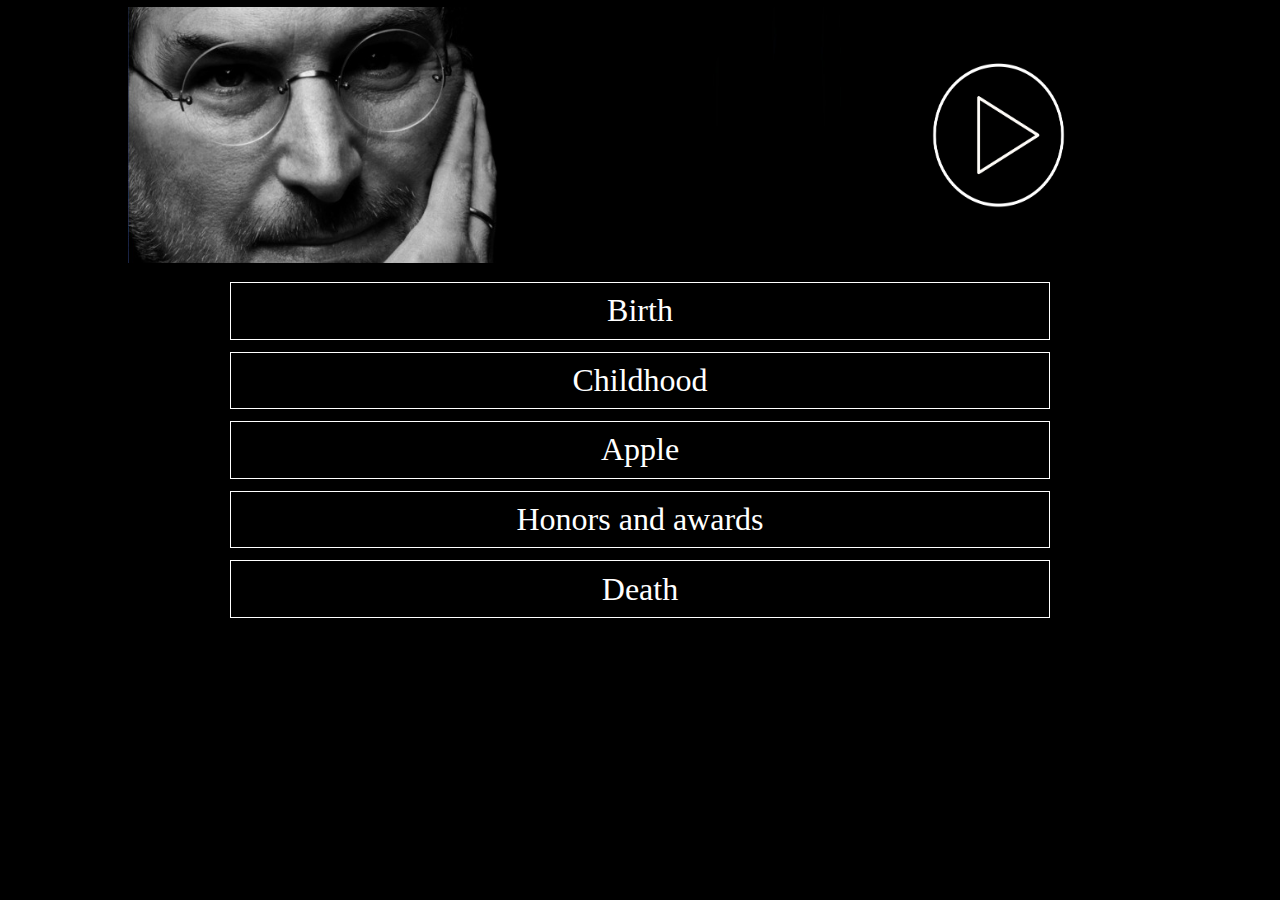
<file: Front End/01 - TributePage/index.html>
<!DOCTYPE html>
<html lang="en">
<head>
    <meta charset="UTF-8">
    <meta http-equiv="X-UA-Compatible" content="IE=edge">
    <meta name="viewport" content="width=device-width, initial-scale=1.0">
    <title>Tribute Page</title>
    <link rel="stylesheet" href="./style.css">
</head>
<body>
    <div class="rootContainer">
        <div class="playVideoContainer nodisplay">
            <div class="closeButton" onclick="closeVideo()">
                <h1>X</h1>
            </div>
            <video src="./videos/v1.mp4" controls autoplay></video>
        </div>
        <div class="tributePage">
            <div class="videoContainer">
                <img  class="steveImg" src="./images/thumpnail.jpg" alt="thumpnail">
                <img class="playImg" src="./images/play.jpg" alt="Play" onclick="playVideo()">
            </div>
            <div class="bioData">
                <h1 onclick="showDetail('birth')">Birth</h1>
                <h1 onclick="showDetail('childhood')">Childhood</h1>
                <h1 onclick="showDetail('apple')">Apple</h1>
                <h1 onclick="showDetail('awards')">Honors and awards</h1>
                <h1 onclick="showDetail('death')">Death</h1>
            </div>
            <div class="detailedData nodisplay">
                <div class="head">
                    <h1 id="bioHeadId"></h1>
                    <h2 onclick="closeDetail()">X</h2>
                </div>
                <p id="bioDetailId"></p>
            </div>
            <div id="imageSlider" class="imageContainer"></div>
        </div>
    </div>

    <!-- Script Files -->
    <script src="./script.js"></script>
</body>
</html>
</file>
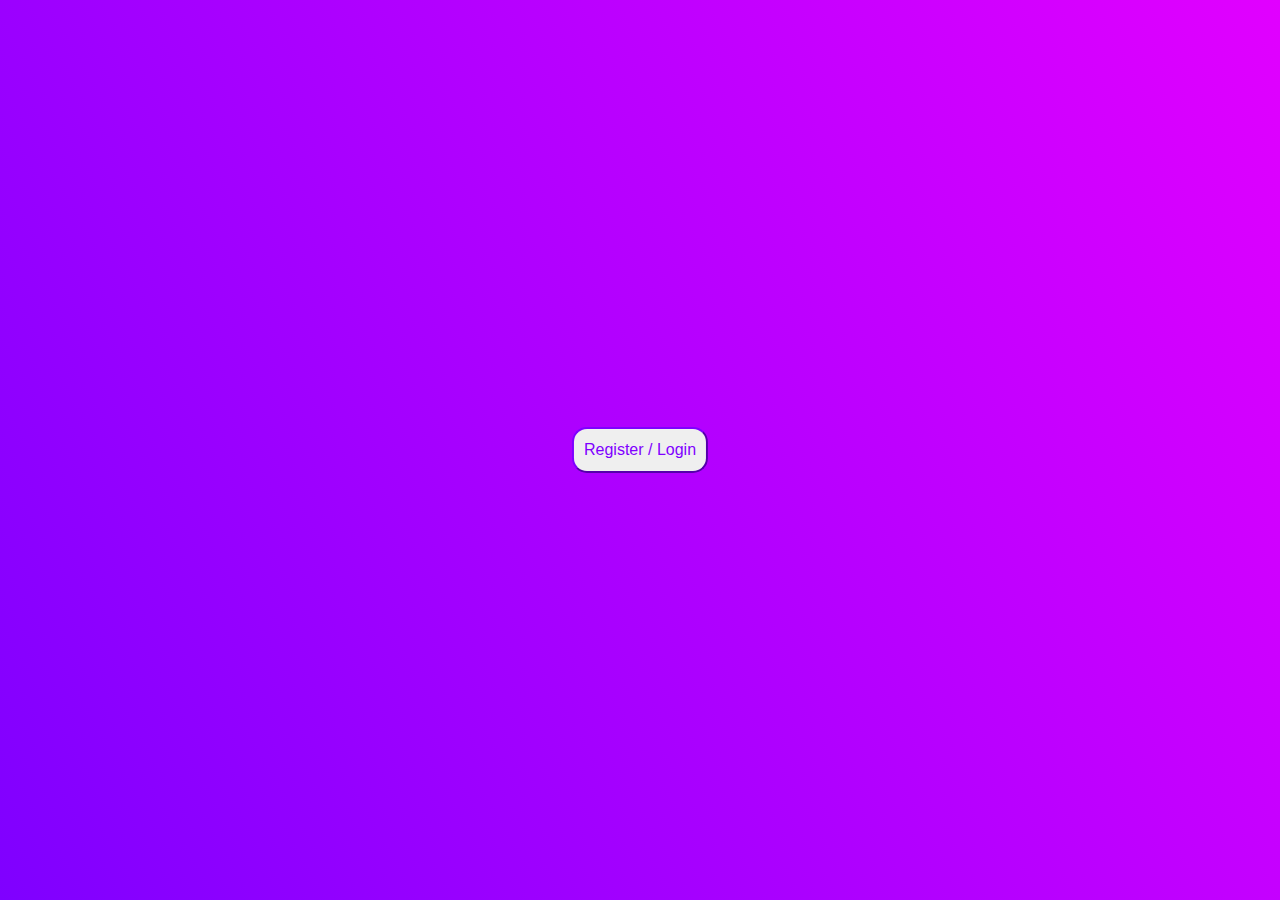
<file: Front End/03 - Forms/index.html>
<!DOCTYPE html>
<html lang="en">
<head>
    <meta charset="UTF-8">
    <meta http-equiv="X-UA-Compatible" content="IE=edge">
    <meta name="viewport" content="width=device-width, initial-scale=1.0">
    <title>Forms</title>

    <link rel="stylesheet" href="./style.css">
</head>
<body>
    <div class="container">
        <button class="regLog" onclick="openModal()">Register / Login</button>

        <div class="modal">
            <div class="closeButton">
                <h3 onclick="closeModal()">CLOSE</h3>

                <div class="forms">
                    <div class="formTitle">
                        <button id="registerButton" onclick="registerBtnClicked()">Register</button>
                        <button id="loginButton" onclick="loginBtnClicked()">Login</button>
                    </div>
                    <div class="formContent">
                        <div class="registrationFormContent">
                            <form action="">
                                <label for="username">UserName</label>
                                <input type="text" id="username" name="username"><br>
                                <label for="email">Email</label>
                                <input type="text" id="email" name="email"><br>
                                <label for="pasword">Password</label>
                                <input type="password" id="Password" name="password"><br>
                                <label for="confirmPassword">Confirm Password</label>
                                <input type="password" id="confirmPassword" name="confirmPassword"><br>
                                <button>Register</button>
                            </form>
                        </div>
                        <div class="loginFormContent">
                            <form action="">
                                <label for="loginEmail">Email</label>
                                <input type="text" id="loginEmail" name="loginEmail"><br>
                                <label for="loginPasword">Password</label>
                                <input type="password" id="loginPasword" name="loginPasword"><br>
                                <button>Login</button>
                            </form>                   
                        </div>
                    </div>
                </div>
            </div>
        </div>
    </div>


    <script src="./script.js"></script>
</body>
</html>
</file>
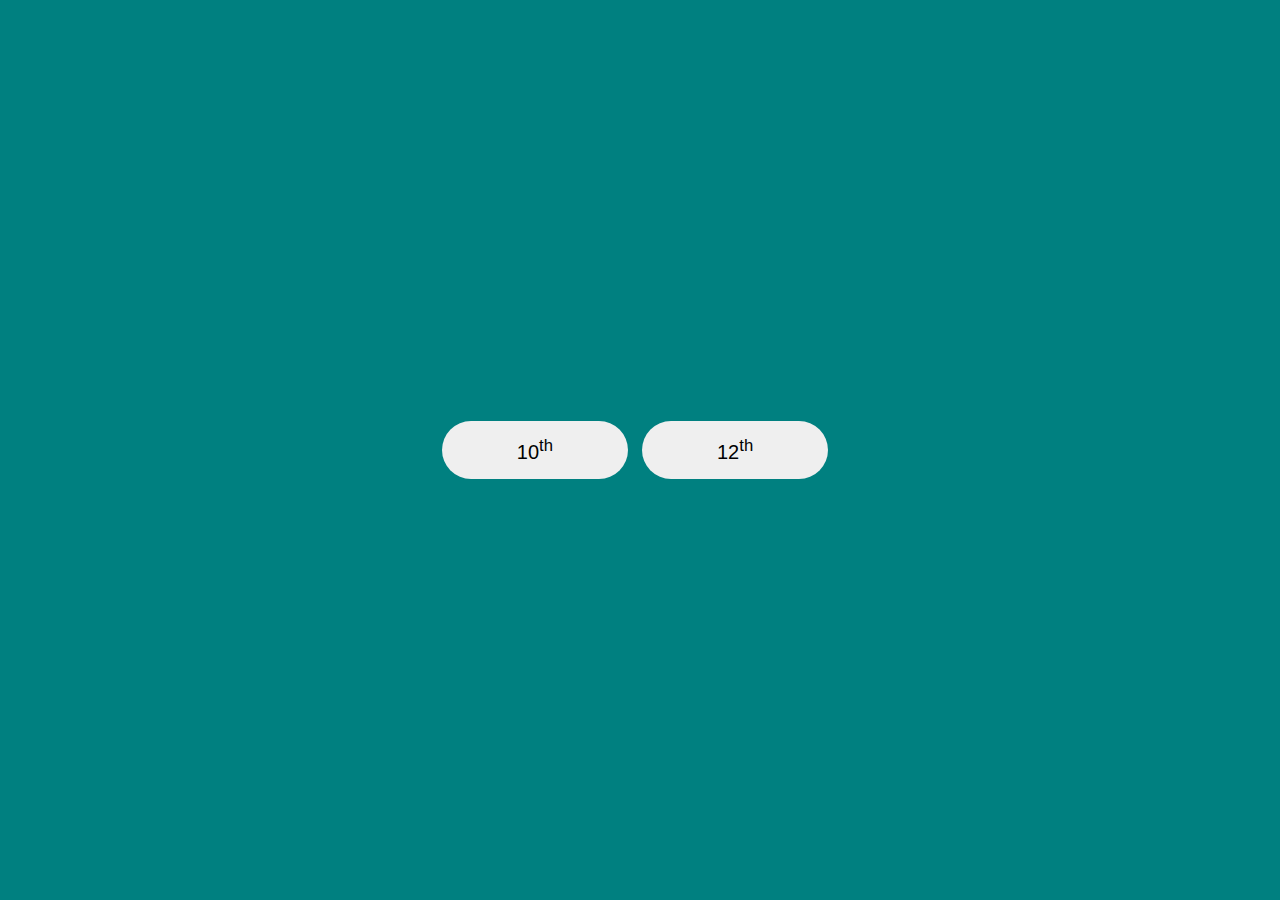
<file: Front End/04 - Score-Card/index.html>
<!DOCTYPE html>
<html>
<head>
	<meta charset="utf-8">
	<title>Score Card</title>

	<link rel="stylesheet" type="text/css" href="./assets/css/style.css">
</head>
<body>
	<div class="container">
		<div class="classDetails">
			<button onclick="tenthScoreCard()">10<sup>th</sup></button>
			<button onclick="twelthScoreCard()">12<sup>th</sup></button>
		</div>
	</div>

	<script type="text/javascript" src="./assets/js/script.js"></script>
</body>
</html>
</file>
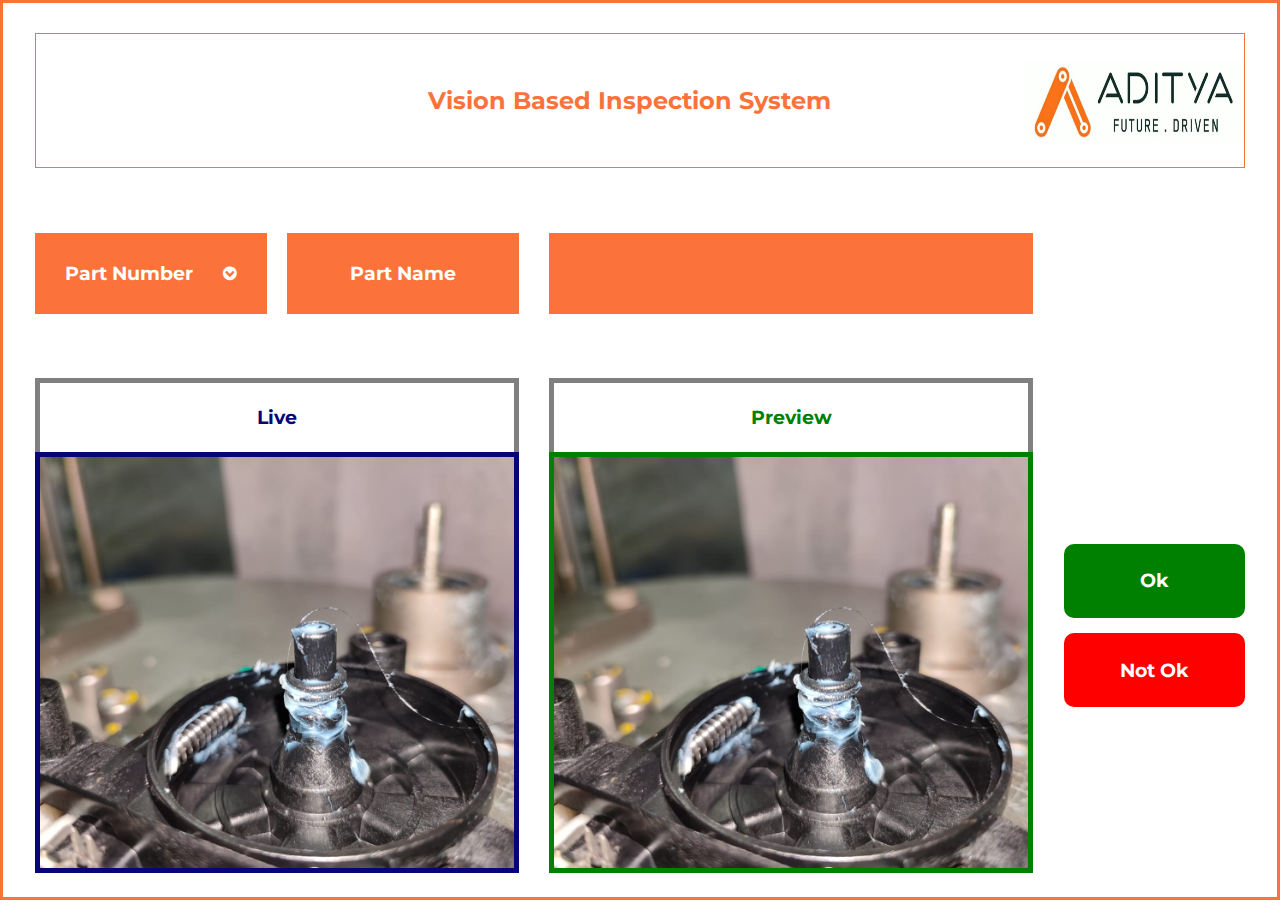
<file: Front End/05 - Dashboard/index.html>
<!DOCTYPE html>
<html lang="en">
<head>
    <meta charset="UTF-8">
    <meta http-equiv="X-UA-Compatible" content="IE=edge">
    <meta name="viewport" content="width=device-width, initial-scale=1.0">
    <title>Aditya Dashboard</title>

    <link rel="stylesheet" href="./style.css">
    <link rel="stylesheet" href="https://cdnjs.cloudflare.com/ajax/libs/font-awesome/4.7.0/css/font-awesome.min.css">

    <style type="text/css">
        .disabled {
            background-color: gray !important;
        }
    </style>
</head>
<body>
    <div class="container">
        <header>
            <div class="dummy"></div>
			<h2>Vision Based Inspection System</h2>
            <img style="height: 60%; width: 220px;" class="abp_logo" src="./images/abp_logo.png" alt="ABP Logo">
        </header>
        <div class="contents">
            <div class="left">
                <div class="dropDownNameContainer">
                    <div class="nameContainer" onclick="openDropDown()">
                        <h3 id="neverClose" class="partName">Part Number</h3>
                        <i id="neverClose" class="fa fa-chevron-circle-down"></i>
                    </div>
                    <div id="nameDropDown" class="dropDownContent">
                        <h3 id="1">5QP 959 811</h3>
                        <h3 id="2">5QP 959 812</h3>
                    </div>
                </div>
                <div class="numberContainer">
                    <h3 id="partNumber">Part Name</h3>
                </div>
            </div>
            <div class="dateContainer">
                <h3 id="currentDate"></h3>
            </div>
            <div class="dummyForFooter">
                
            </div>
        </div>
        <div class="videoSection">
            <div class="liveVideoContainer">
                <h3>Live</h3>
                <img id="liveImg" src="./images/object1.jpeg" alt="Object Image">
            </div>
            <div class="previewVideoContainer">
                <h3>Preview</h3>
                <img id="previewImg" src="./images/object1.jpeg" alt="Object Image"> 
            </div>
            <footer>
                <div class="okContainer">
                    <h3>Ok</h3>
                </div>
                <div class="notOkContainer">
                    <h3>Not Ok</h3>
                </div>
            </footer>
        </div>
    </div>

    <script src="./script.js"></script>
</body>
</html>
</file>
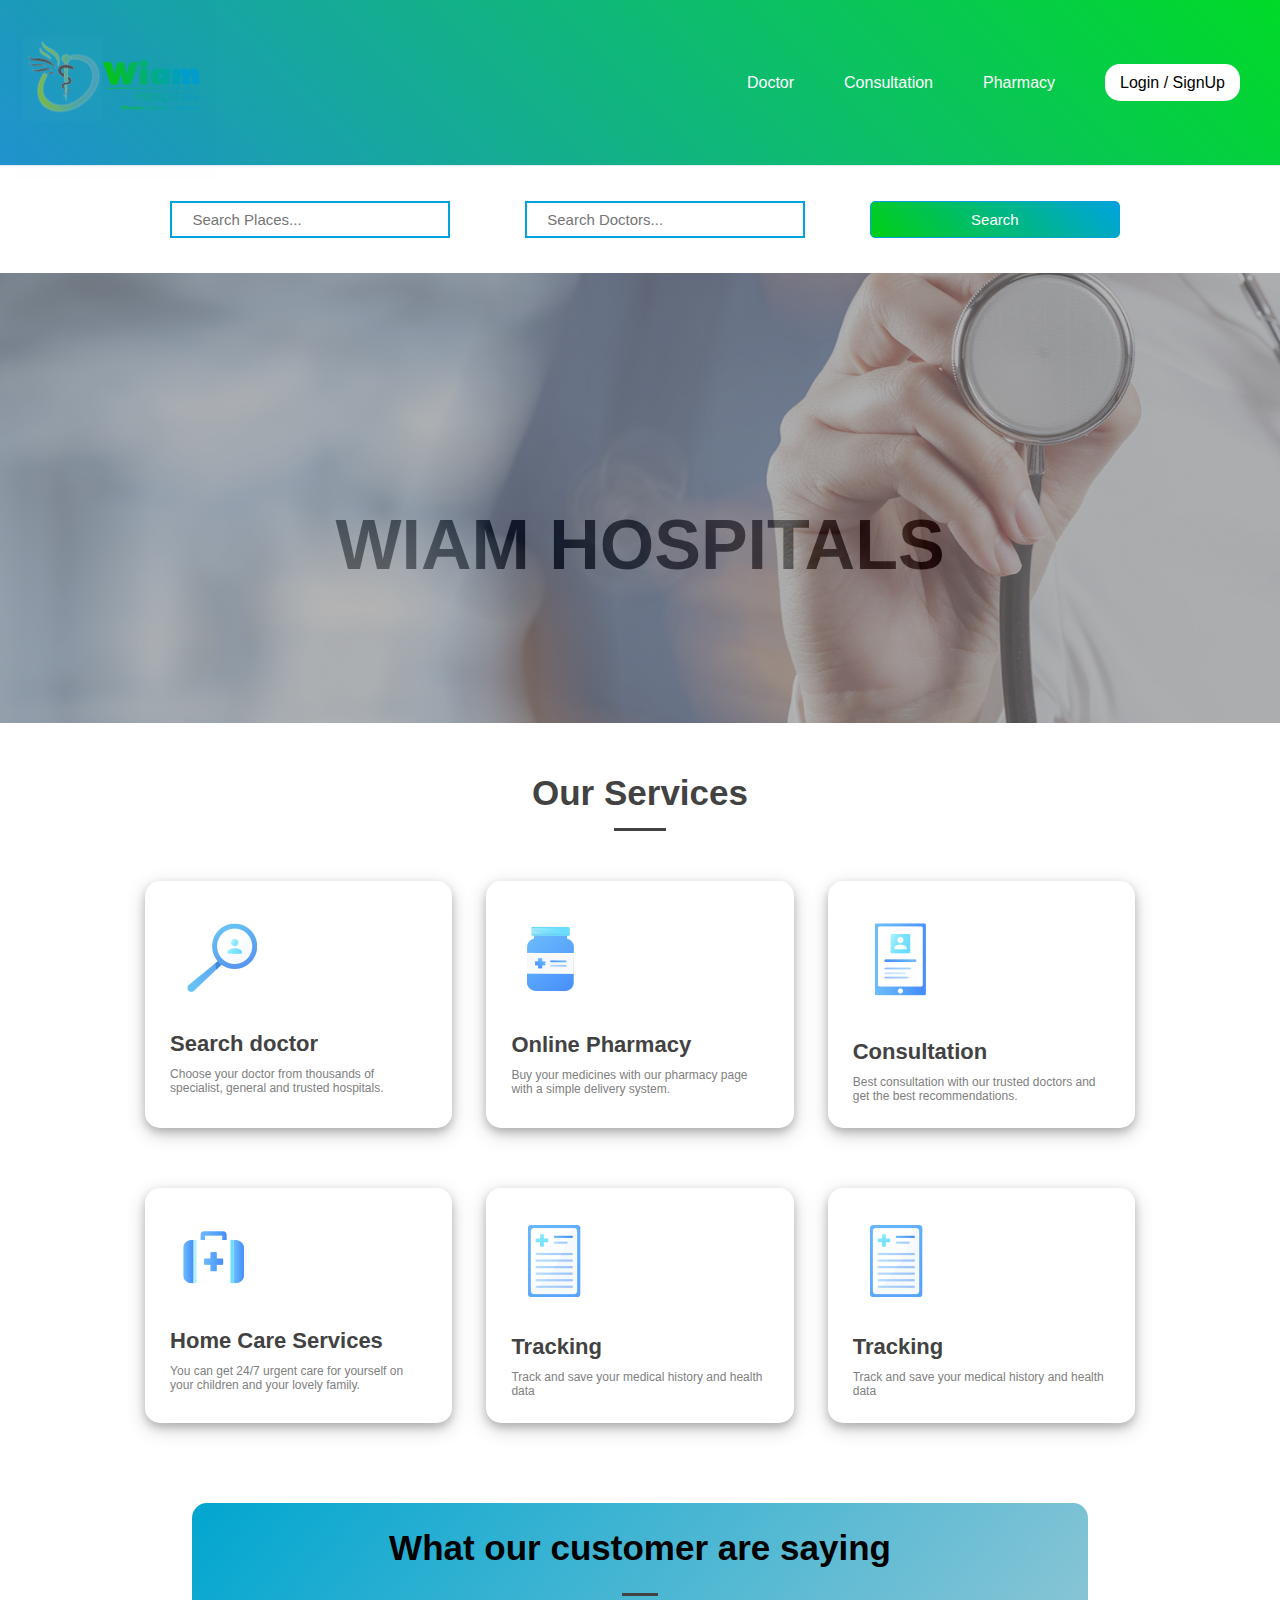
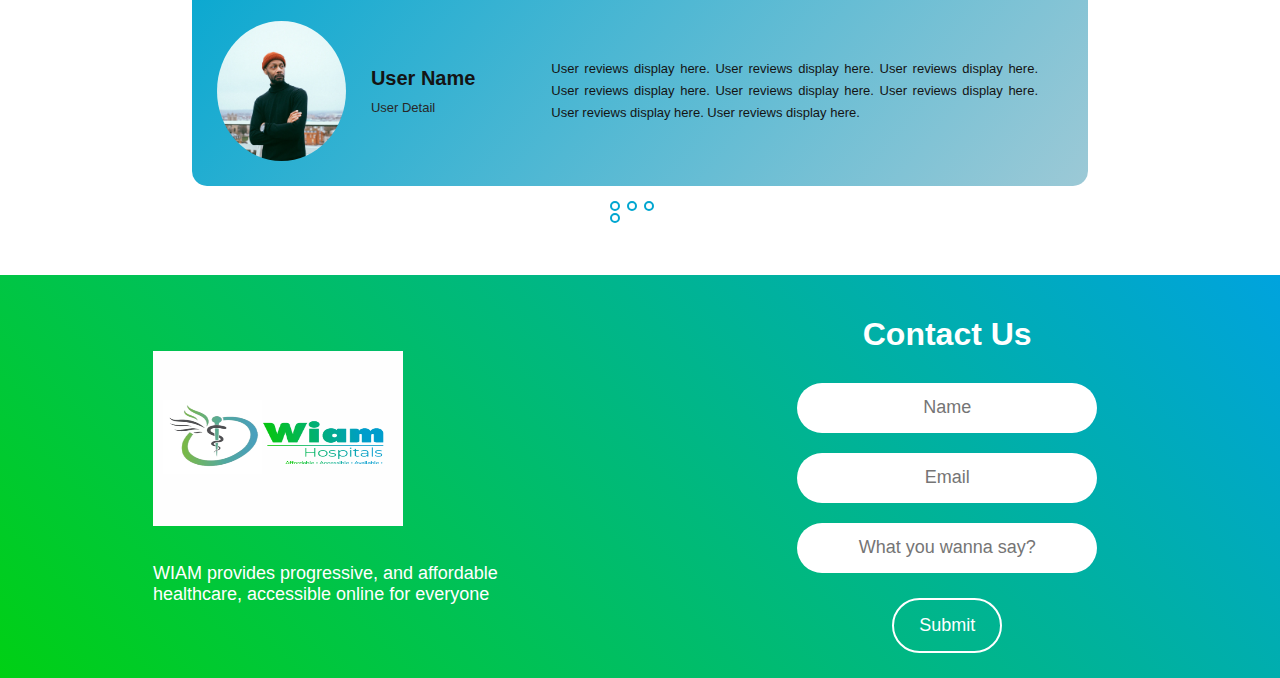
<file: Front End/06 - HospitalWebsite/index.html>
<!DOCTYPE html>
<html lang="en">

<head>
	<meta charset="UTF-8">
	<meta http-equiv="X-UA-Compatible" content="IE=edge">
	<meta name="viewport" content="width=device-width, initial-scale=1.0">
	<title>Index</title>

	<link rel="stylesheet" href="./style.css">
</head>

<body>
	<header class="header">
        <nav class="navbar">
            <a href="./index.html" class="nav-logo">
                <img src="images/logo.png" class="site-logo" alt="site-logo" />
            </a>
            <ul class="nav-menu">
                <li class="nav-item">
                    <a href="./index.html" class="nav-link">
                        Doctor
                    </a>
                </li>
                <li class="nav-item">
                    <a href="./consultation.html" class="nav-link">
                        Consultation
                    </a>
                </li>
                <li class="nav-item">
                    <a href="#pharmacy" class="nav-link">
                        Pharmacy
                    </a>
                </li>
                <li class="nav-item">
                    <a href="#login" class="nav-link sign-up">
                        Login / SignUp
                    </a>
                </li>
            </ul>
        </nav>
    </header>
	<div class="doctorContainer">
		<div class="searchBoxes">
			<form class="searchDoctorForm">
				<div class="autoCompletePlaces">
					<input type="text" placeholder="Search Places..." />
				</div>
				<div class="autoCompleteDoctor">
					<input type="text" placeholder="Search Doctors..." />
				</div>
				<input type="submit" value="Search" />
			</form>
		</div>
		<div class="doctorBanners">
			<img src="images/doctor/banner1.jpg" alt="Banner1" />
			<h3>WIAM HOSPITALS</h3>
		</div>
		<div class="services">
			<h1>Our Services</h1>
			<div class="servicesLine"></div>

			<div class="serviceCategories">
				<div class="serviceCard">
					<img src="images/doctor/search.png" alt="Search" />
					<h2>Search doctor</h2>
					<p>Choose your doctor from thousands of specialist, general and trusted hospitals.</p>
				</div>
				<div class="serviceCard">
					<img src="images/doctor/pharmacy.png" alt="Pharmacy" />
					<h2>Online Pharmacy</h2>
					<p>Buy your medicines with our pharmacy page with a simple delivery system.</p>
				</div>
				<div class="serviceCard">
					<img src="images/doctor/consultation.png" alt="Consultation" />
					<h2>Consultation</h2>
					<p>Best consultation with our trusted doctors and get the best recommendations.</p>
				</div>
				<div class="serviceCard">
					<img src="images/doctor/emergency.png" alt="Home Care" />
					<h2>Home Care Services</h2>
					<p>You can get 24/7 urgent care for yourself on your children and your lovely family.</p>
				</div>
				<div class="serviceCard">
					<img src="images/doctor/tracking.png" alt="Tracking" />
					<h2>Tracking</h2>
					<p>Track and save your medical history and health data</p>
				</div>
				<div class="serviceCard">
					<img src="images/doctor/tracking.png" alt="Tracking" />
					<h2>Tracking</h2>
					<p>Track and save your medical history and health data</p>
				</div>
			</div>
		</div>
		<div class="userReviews">
			<div class="reviews">
				<h1 class="reviewTitle">What our customer are saying</h1>
				<div class="servicesLine"></div>
				<div class="user">
					<div class="userPic">
						<img src="images/doctor/userlogo.png" alt="User" />
					</div>
					<div class="userDetail">
						<h3>User Name</h3>
						<p>User Detail</p>
					</div>
					<div class="userReview">
						<p>User reviews display here. User reviews display here. User reviews display here. User reviews
							display here. User reviews display here. User reviews display here. User reviews display
							here. User reviews display here. </p>
					</div>
				</div>
			</div>

			<div class="pagination">
				<div class="smallCircle"></div>
				<div class="smallCircle"></div>
				<div class="smallCircle"></div>
				<div class="smallCircle"></div>
			</div>
		</div>
	</div>

	<footer>
		<div class="footerContent">
			<div class="siteDetails">
				<img src="images/logo.png" alt="Logo" />
				<p>
					WIAM provides progressive, and affordable healthcare, accessible
					online for everyone
				</p>
			</div>
			<div class="contactUs">
				<form action="">
					<h3>Contact Us</h3>
					<input type="text" placeholder="Name" />
					<br />
					<input type="text" placeholder="Email" />
					<br />
					<input type="text" placeholder="What you wanna say?" />
					<br />
					<button>Submit</button>
				</form>
			</div>
		</div>
	</footer>
</body>

</html>
</file>
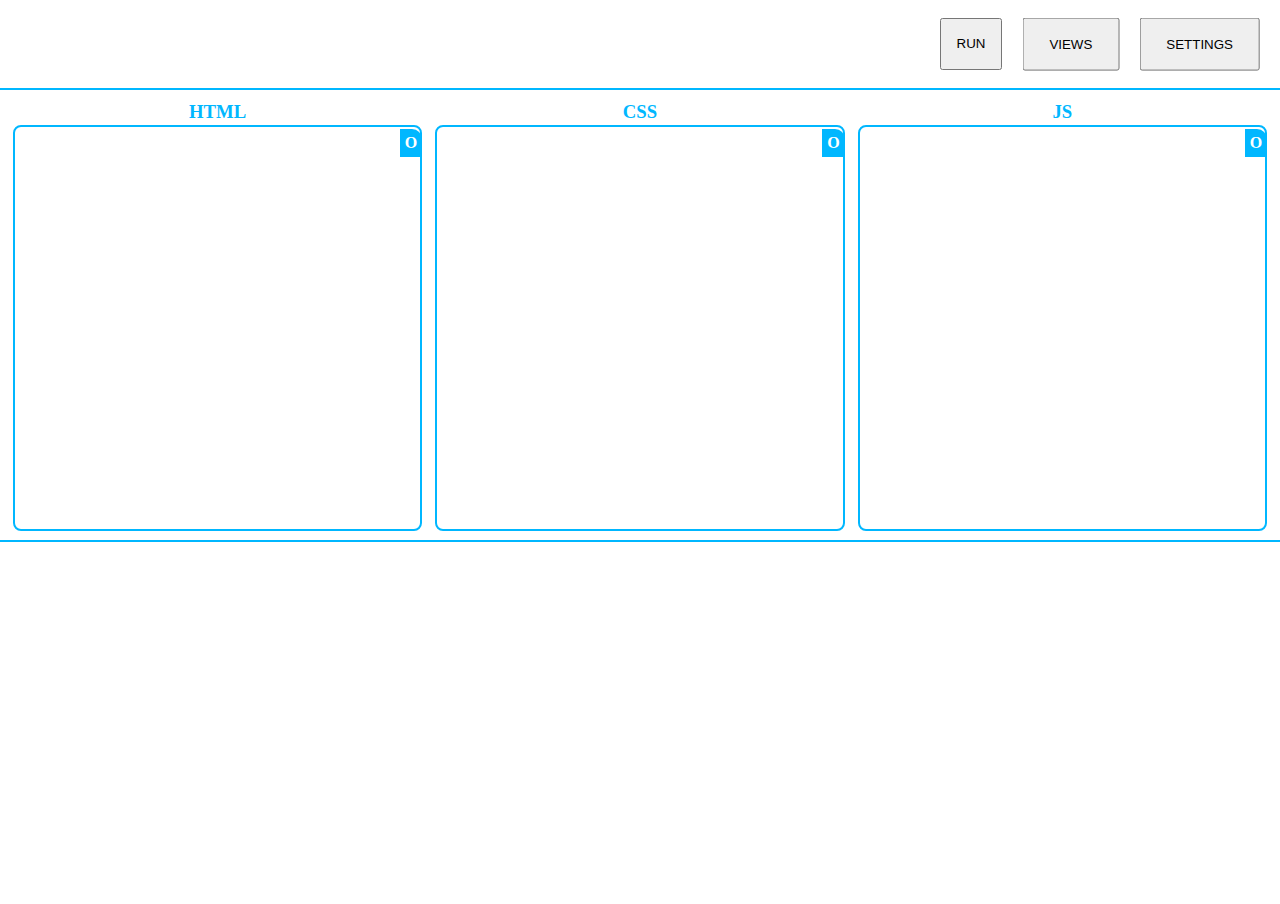
<file: Front End/07 - Web IDE/index.html>
<!DOCTYPE html>
<html>
<head>
	<meta charset="utf-8">
	<title>Web IDE</title>

	<link rel="stylesheet" type="text/css" href="./style.css">
</head>
<body>
	<div class="container">
		<div class="navBar">
			<button onclick="runProgram()">RUN</button>

			<div class="viewsContainer">
				<button>VIEWS</button>

				<div class="viewsDropDown">
					<h1 onclick="openEditorView()">Editor View</h1>
					<h1 onclick="openOutputView()">Output View</h1>
					<h1 onclick="openDetailedView()">Detailed View</h1>
				</div>
			</div>

			<div class="settingsContainer">
				<button>SETTINGS</button>

				<div class="settingsDropDown">
					<div class="settingsDropDownContent">
						<h1>FontSize</h1>
						<input type="number" value="18" onchange="changeFontSize(value)" />
					</div>
					<div class="settingsDropDownContent">
						<h1>Theme</h1>
						<select name="themesSelector" id="themesSelector" onchange="changeTheme(value)">
							<option value="lightTheme">LIGHT</option>
							<option value="darkTheme">DARK</option>
						</select>
					</div>
				</div>
			</div>
		</div>
		<div class="codingPart">
			<div class="htmlCodeArea codeArea">
				<h3>HTML</h3>
				<textarea id="htmlCode" spellcheck="false"></textarea>
				<span id="htmlSpan" onclick="extendSpan(id)">O</span>
			</div>
			<div class="cssCodeArea codeArea">
				<h3>CSS</h3>
				<textarea id="cssCode" spellcheck="false"></textarea>
				<span id="cssSpan" onclick="extendSpan(id)">O</span>
			</div>
			<div class="jsCodeArea codeArea">
				<h3>JS</h3>
				<textarea id="jsCode" spellcheck="false"></textarea>
				<span id="jsSpan" onclick="extendSpan(id)">O</span>
			</div>
		</div>
		<div class="outputPart">
			<iframe id="outputFrame"></iframe>
		</div>
	</div>

	<script src="./script.js"></script>
</body>
</html>
</file>
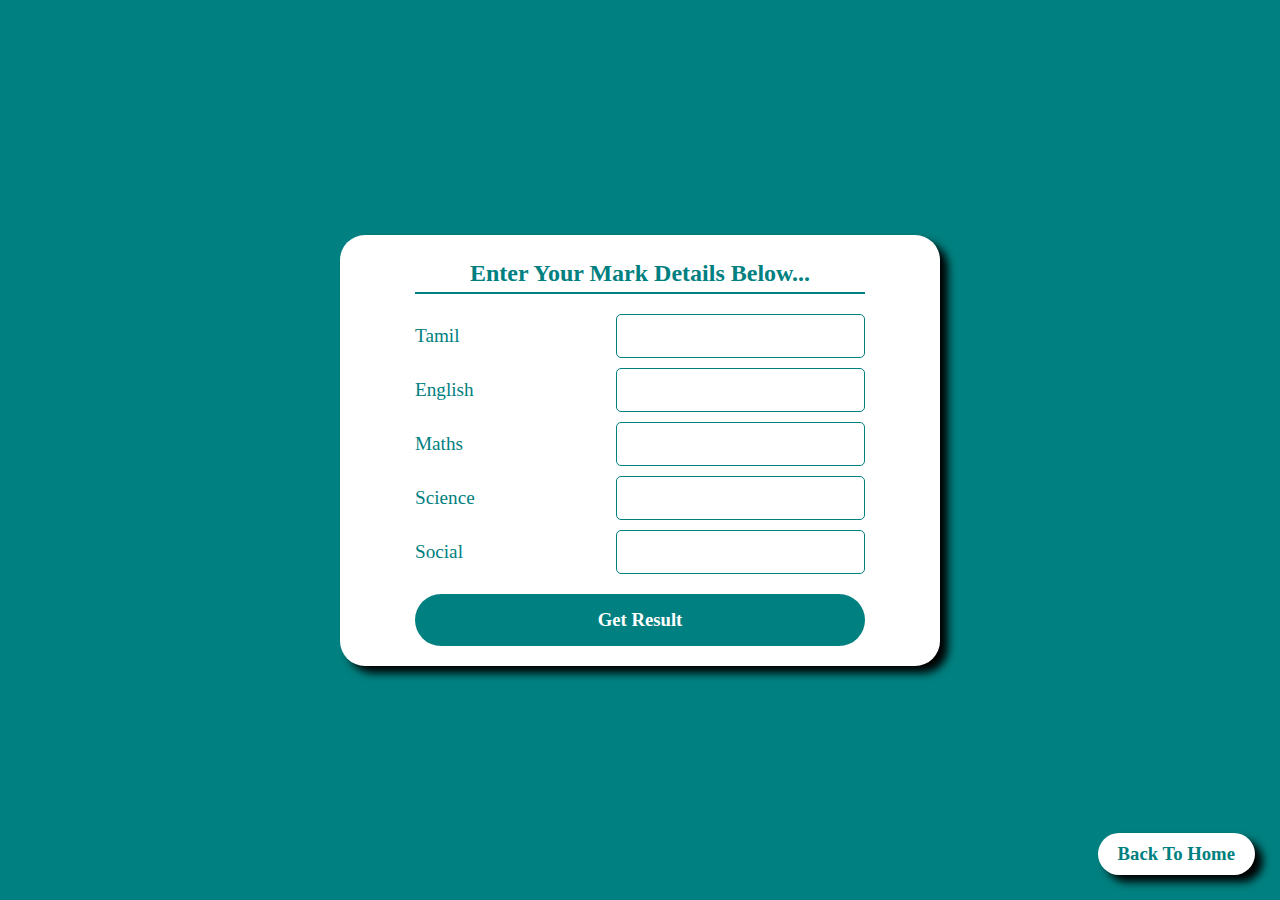
<file: Front End/04 - Score-Card/tenth.html>
<!DOCTYPE html>
<html>
<head>
	<meta charset="utf-8">
	<title>ScoreCard</title>

	<link rel="stylesheet" type="text/css" href="./assets/css/scorecard.css">
</head>
<body>
	<div class="scoreCardContainer">
		<div class="backToHome" onclick="backToHome()">
			<h3>Back To Home</h3>
		</div>
		<div class="scoreCardContent">
			<h1 id="errorMsg"></h1>
			<h2>Enter Your Mark Details Below...</h2>
			<form>
				<div class="subjectMarkContainer">
					<label for="tamil">Tamil</label>
					<input id="tamilMark" type="number" name="tamil" oninput="disableInput(event, 'Tamil')">
				</div>
				<div class="subjectMarkContainer">
					<label for="english">English</label>
					<input id="englishMark" type="number" name="english" oninput="disableInput(event, 'English')">
				</div>
				<div class="subjectMarkContainer">
					<label for="maths">Maths</label>
					<input id="mathsMark" type="number" name="maths" oninput="disableInput(event, 'Maths')">
				</div>
				<div class="subjectMarkContainer">
					<label for="science">Science</label>
					<input id="scienceMark" type="number" name="science" oninput="disableInput(event, 'Science')">
				</div>
				<div class="subjectMarkContainer">
					<label for="social">Social</label>
					<input id="socialMark" type="number" name="social" oninput="disableInput(event, 'Social')">
				</div>
				<div class="submitForm" onclick="tenthMarkCalculate()">
					<h3>Get Result</h3>
				</div>
			</form>
		</div>

		<div class="scoreCardResult">
			<h1>Result</h1>

			<div class="totalMarks">
				<h3>Total Marks : </h3>
				<h3 id="totalMark"></h3>
			</div>
			<div class="percentage">
				<h3>Percentage : </h3>
				<h3 id="totalMarkPercentage"></h3>
			</div>
			<h3 id="displayFailedSubjects" style="color: red;">Failed Subjects</h3>
			<div class="failedSubjects" id="displayFailedSubjects">
				
			</div>
		</div>
	</div>

	<script type="text/javascript" src="./assets/js/tenthscorecard.js"></script>
</body>
</html>
</file>
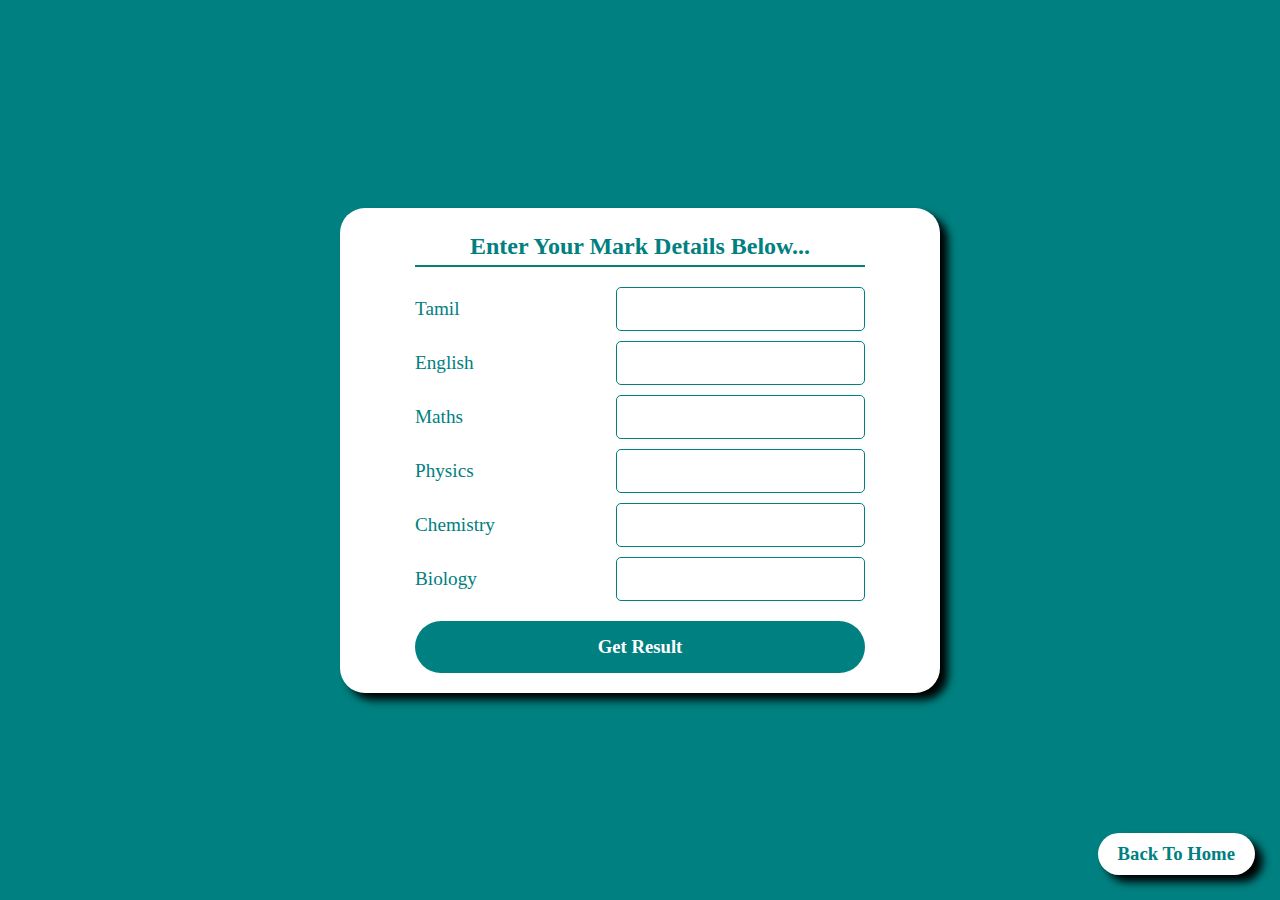
<file: Front End/04 - Score-Card/twelth.html>
<!DOCTYPE html>
<html>
<head>
	<meta charset="utf-8">
	<title>ScoreCard</title>

	<link rel="stylesheet" type="text/css" href="./assets/css/scorecard.css">
</head>
<body>
	<div class="scoreCardContainer">
		<div class="backToHome" onclick="backToHome()">
			<h3>Back To Home</h3>
		</div>
		<div class="scoreCardContent">
			<h1 id="errorMsg"></h1>
			<h2>Enter Your Mark Details Below...</h2>
			<form>
				<div class="subjectMarkContainer">
					<label for="tamil">Tamil</label>
					<input id="tamilMark" type="number" name="tamil" oninput="disableInput(event, 'Tamil')">
				</div>
				<div class="subjectMarkContainer">
					<label for="english">English</label>
					<input id="englishMark" type="number" name="english" oninput="disableInput(event, 'English')">
				</div>
				<div class="subjectMarkContainer">
					<label for="maths">Maths</label>
					<input id="mathsMark" type="number" name="maths" oninput="disableInput(event, 'Maths')">
				</div>
				<div class="subjectMarkContainer">
					<label for="physics">Physics</label>
					<input id="physicsMark" type="number" name="physics" oninput="disableInput(event, 'Physics')">
				</div>
				<div class="subjectMarkContainer">
					<label for="chemistry">Chemistry</label>
					<input id="chemistryMark" type="number" name="chemistry" oninput="disableInput(event, 'Chemistry')">
				</div>
				<div class="subjectMarkContainer">
					<label for="biology">Biology</label>
					<input id="biologyMark" type="number" name="biology" oninput="disableInput(event, 'Biology')">
				</div>
				<div class="submitForm" onclick="twelthMarkCalculate()">
					<h3>Get Result</h3>
				</div>
			</form>
		</div>

		<div class="scoreCardResult">
			<h1>Result</h1>

			<div class="totalMarks">
				<h3>Total Marks : </h3>
				<h3 id="totalMark"></h3>
			</div>
			<div class="percentage">
				<h3>Percentage : </h3>
				<h3 id="totalMarkPercentage"></h3>
			</div>
			<h3 id="displayFailedSubjects" style="color: red;">Failed Subjects</h3>
			<div class="failedSubjects" id="displayFailedSubjects">
				
			</div>
		</div>
	</div>


	<script type="text/javascript" src="./assets/js/twelthscorecard.js"></script>
</body>
</html>
</file>
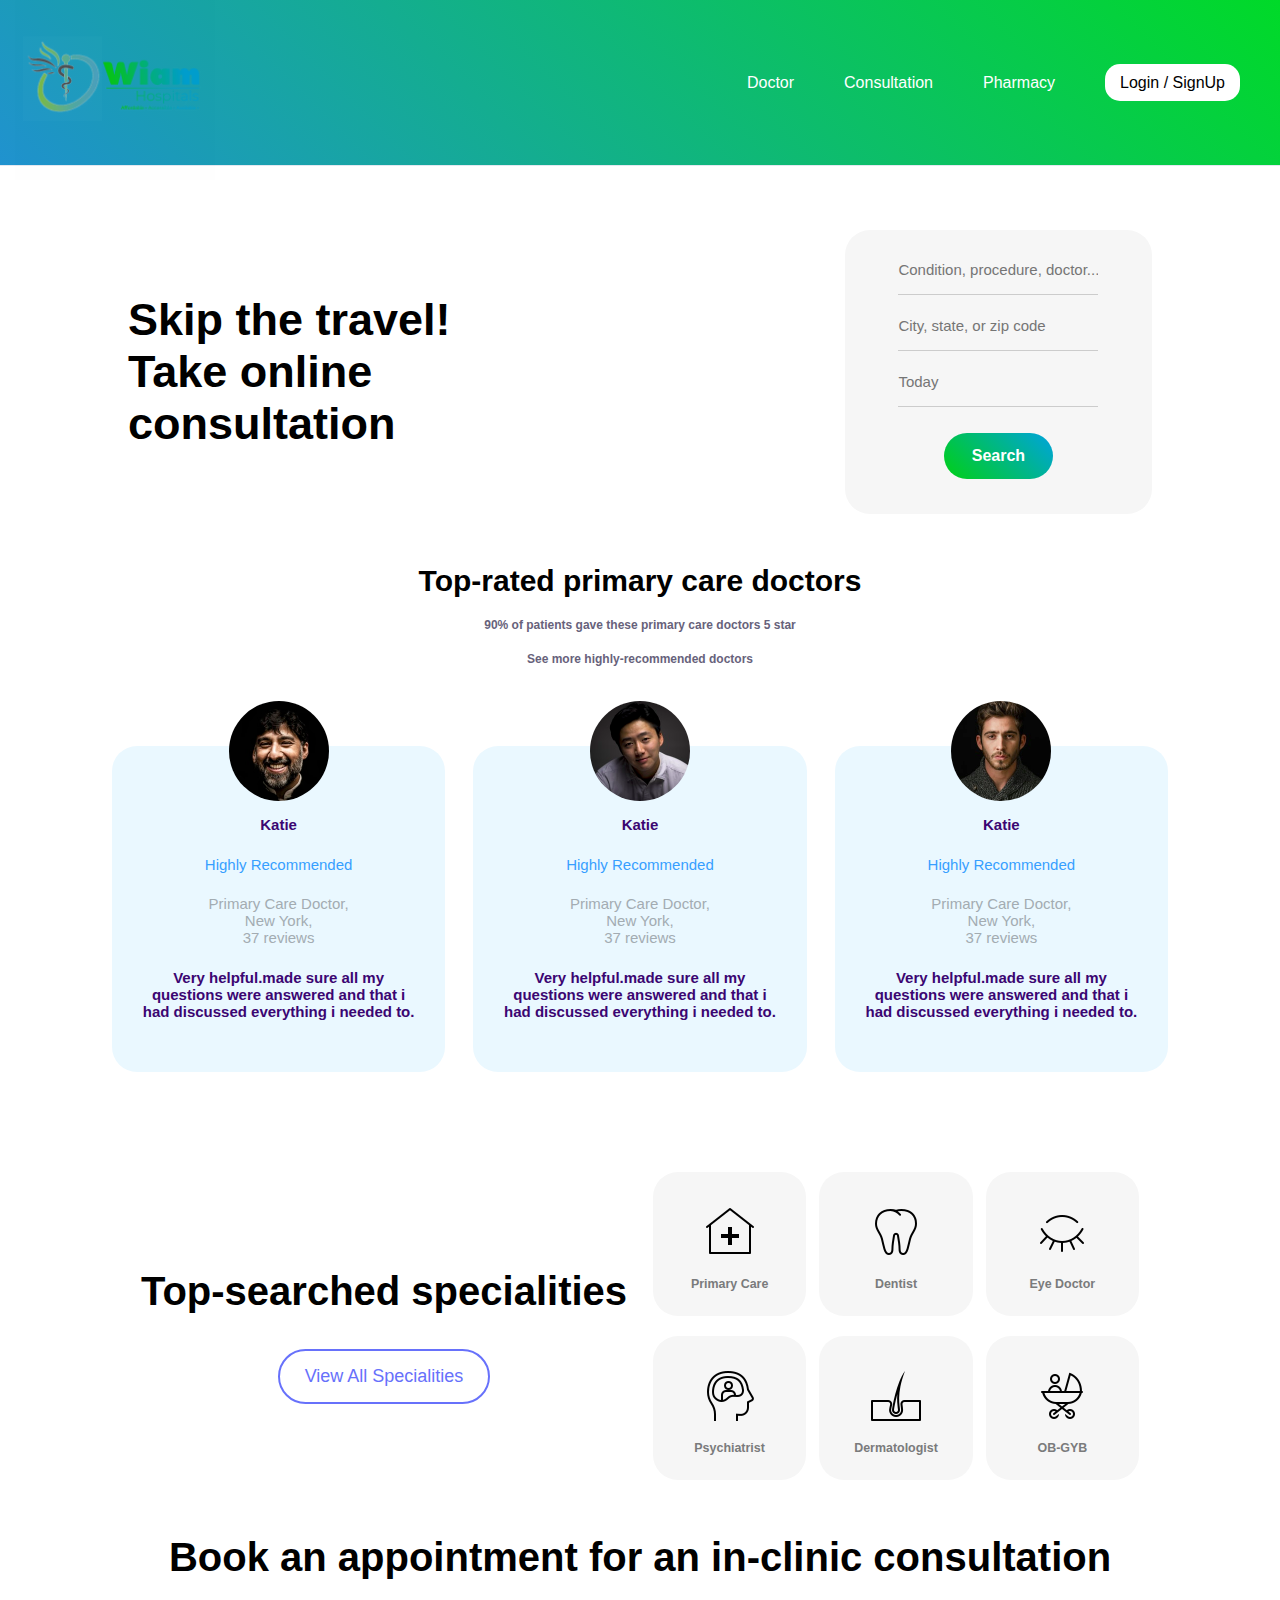
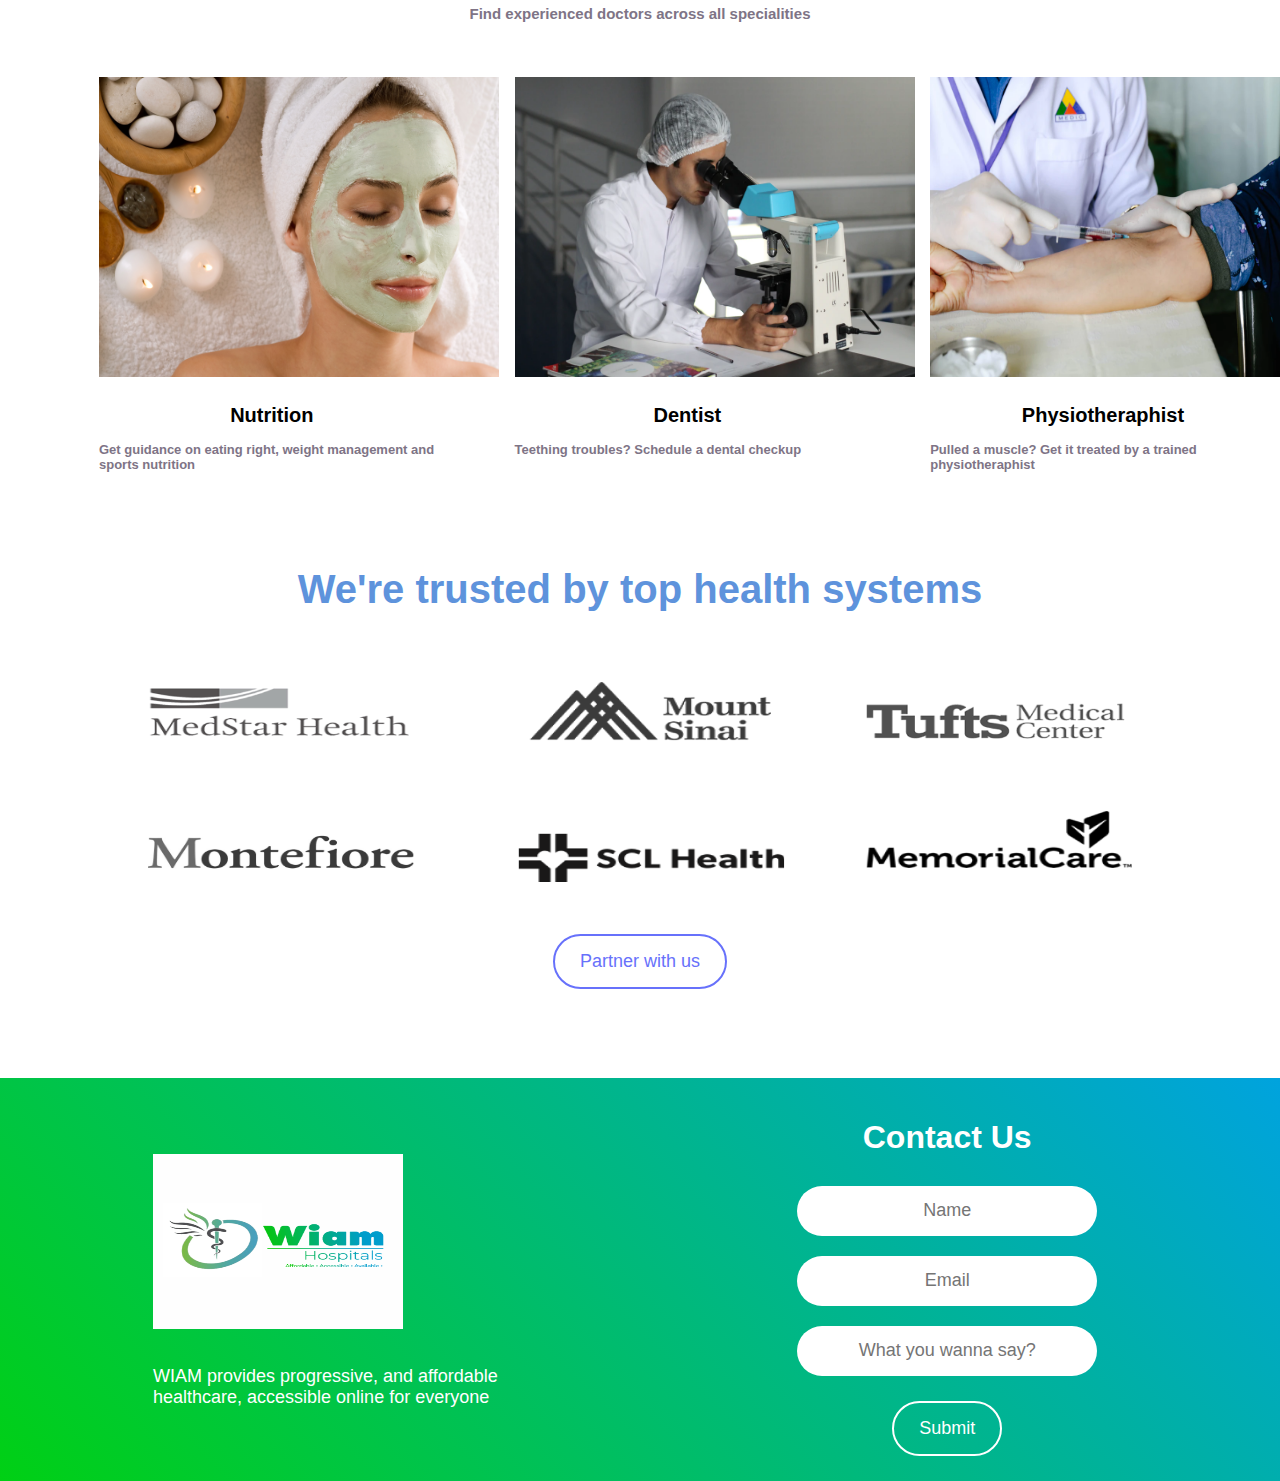
<file: Front End/06 - HospitalWebsite/consultation.html>
<!DOCTYPE html>
<html lang="en">

<head>
    <meta charset="UTF-8">
    <meta http-equiv="X-UA-Compatible" content="IE=edge">
    <meta name="viewport" content="width=device-width, initial-scale=1.0">
    <title>Consultation</title>

    <link rel="stylesheet" href="./style.css">
</head>

<body>
    <header class="header">
        <nav class="navbar">
            <a href="./index.html" class="nav-logo">
                <img src="images/logo.png" class="site-logo" alt="site-logo" />
            </a>
            <ul class="nav-menu">
                <li class="nav-item">
                    <a href="./index.html" class="nav-link">
                        Doctor
                    </a>
                </li>
                <li class="nav-item">
                    <a href="./consultation.html" class="nav-link">
                        Consultation
                    </a>
                </li>
                <li class="nav-item">
                    <a href="#pharmacy" class="nav-link">
                        Pharmacy
                    </a>
                </li>
                <li class="nav-item">
                    <a href="#login" class="nav-link sign-up">
                        Login / SignUp
                    </a>
                </li>
            </ul>
        </nav>
    </header>

    <div class="consultation">
        <div class="doctorSearch">
            <div class="searchContent">
                <h1>Skip the travel!</h1>
                <h1>Take online consultation</h1>
            </div>
            <div class="searchBox">
                <form action="">
                    <input type="text" placeholder="Condition, procedure, doctor..." />
                    <br />
                    <span class="underline"></span>
                    <br />
                    <input type="text" placeholder="City, state, or zip code" />
                    <br />
                    <span class="underline"></span>
                    <br />
                    <input type="text" placeholder="Today" />
                    <br />
                    <span class="underline"></span>
                    <br />
                    <button class="blockButton">Search</button>
                </form>
            </div>
        </div>

        <div class="topRatedDoctor">
            <div class="trContent">
                <h1>Top-rated primary care doctors</h1>
                <h5>90% of patients gave these primary care doctors 5 star</h5>
                <h5>See more highly-recommended doctors</h5>
            </div>
            <div class="doctorCards">
                <div class="doctorCard">
                    <div class="doctor1Image doctorPicture"></div>
                    <p class="doctorName">Katie</p>
                    <p class="highly-recommended">Highly Recommended</p>
                    <p class="address">
                        Primary Care Doctor,
                        <br />
                        New York,
                        <br />
                        37 reviews
                    </p>
                    <p class="desc">
                        Very helpful.made sure all my questions were answered and that i
                        had discussed everything i needed to.
                    </p>
                </div>
                <div class="doctorCard">
                    <div class="doctor2Image doctorPicture"></div>
                    <p class="doctorName">Katie</p>
                    <p class="highly-recommended">Highly Recommended</p>
                    <p class="address">
                        Primary Care Doctor,
                        <br />
                        New York,
                        <br />
                        37 reviews
                    </p>
                    <p class="desc">
                        Very helpful.made sure all my questions were answered and that i
                        had discussed everything i needed to.
                    </p>
                </div>
                <div class="doctorCard">
                    <div class="doctor3Image doctorPicture"></div>
                    <p class="doctorName">Katie</p>
                    <p class="highly-recommended">Highly Recommended</p>
                    <p class="address">
                        Primary Care Doctor,
                        <br />
                        New York,
                        <br />
                        37 reviews
                    </p>
                    <p class="desc">
                        Very helpful.made sure all my questions were answered and that i had discussed everything i
                        needed to.
                    </p>
                </div>
            </div>
        </div>
        <div class="specialities">
            <div class="specialitiesContent">
                <h1>Top-searched specialities</h1>
                <button>View All Specialities</button>
            </div>
            <div class="specialitiesCategory">
                <div class="specialityCard">
                    <img src="images/consultation/primary_care_logo.png" alt="Logo" />
                    <h5 class="cardTitle">Primary Care</h5>
                </div>
                <div class="specialityCard">
                    <img src="images/consultation/dentist_logo.png" alt="Logo" />
                    <h5 class="cardTitle">Dentist</h5>
                </div>
                <div class="specialityCard">
                    <img src="images/consultation/eye_doctor_logo.png" alt="Logo" />
                    <h5 class="cardTitle">Eye Doctor</h5>
                </div>
                <div class="specialityCard">
                    <img src="./images/consultation/psychiatrist_logo.png" alt="Logo" />
                    <h5 class="cardTitle">Psychiatrist</h5>
                </div>
                <div class="specialityCard">
                    <img src="images/consultation/thermatologist_logo.png" alt="Logo" />
                    <h5 class="cardTitle">Dermatologist</h5>
                </div>
                <div class="specialityCard">
                    <img src="images/consultation/ob_gyb_logo.png" alt="Logo" />
                    <h5 class="cardTitle">OB-GYB</h5>
                </div>
            </div>
        </div>

        <div class="inClinic">
            <div class="inClinicContent">
                <h1>Book an appointment for an in-clinic consultation</h1>
                <h3>Find experienced doctors across all specialities</h3>
            </div>
            <div class="inClinicCards">
                <div class="inClinicCard">
                    <img src="images/consultation/nutrition.png" alt="Nutrition" />
                    <h2>Nutrition</h2>
                    <h4>
                        Get guidance on eating right, weight management and sports
                        nutrition
                    </h4>
                </div>
                <div class="inClinicCard">
                    <img src="images/consultation/dentist.png" alt="Dentist" />
                    <h2>Dentist</h2>
                    <h4>Teething troubles? Schedule a dental checkup</h4>
                </div>
                <div class="inClinicCard">
                    <img src="images/consultation/physio.png" alt="Physio" />
                    <h2>Physiotheraphist</h2>
                    <h4>
                        Pulled a muscle? Get it treated by a trained physiotheraphist
                    </h4>
                </div>
            </div>
        </div>

        <div class="partners">
            <h1>We're trusted by top health systems</h1>

            <div class="partner-logos">
                <img src="images/consultation/partners.png" alt="Partners" />
            </div>

            <button>Partner with us</button>
        </div>
    </div>

    <footer>
        <div class="footerContent">
            <div class="siteDetails">
                <img src="images/logo.png" alt="Logo" />
                <p>
                    WIAM provides progressive, and affordable healthcare, accessible
                    online for everyone
                </p>
            </div>
            <div class="contactUs">
                <form action="">
                    <h3>Contact Us</h3>
                    <input type="text" placeholder="Name" />
                    <br />
                    <input type="text" placeholder="Email" />
                    <br />
                    <input type="text" placeholder="What you wanna say?" />
                    <br />
                    <button>Submit</button>
                </form>
            </div>
        </div>
    </footer>
</body>

</html>
</file>
<file: Front End/01 - TributePage/style.css>
* {
    margin: 0;
    padding: 0;
    box-sizing: border-box;
}

.rootContainer {
    background-color: black;
    color: white;
    height: 100vh;
    width: 100%;
}

.playVideoContainer {
    height: 100%;
    width: 100%;
    display: flex;
    flex-direction: column;
    justify-content: center;
    align-items: center;
    background-color: rgb(128, 128, 128);
}

.playVideoContainer .closeButton {
    position: absolute;
    top: 5%;
    right: 5%;
    color: black;
    font-size: 1.5rem;
    cursor: pointer;
}

.tributePage {
    height: 100%;
    width: 80%;
    margin: 0 auto;
}

.videoContainer, .imageContainer {
    height: 30vh;
    width: 100%;
}

.videoContainer {
    display: flex;
    justify-content: center;
    align-items: center;
}

.videoContainer .steveImg {
    height: 95%;
    width: 70%;
    object-fit: cover;
}

.videoContainer .playImg {
    width: 30%;
    height: 70%;
    cursor: pointer;
}

.imageContainer {
    position: relative;
    overflow: hidden;
}

.imageContainer img {
    position: absolute;
    right: -100%;
    height: 100%;
    width: 100%;
    object-fit: fill;
    animation: slide 1.5s forwards;
}

@keyframes slide {
    100% {
        right: 0;
    }
}

.bioData, .detailedData {
    height: 40vh;
    width: 100%;
}

.bioData {
    display: flex;
    flex-direction: column;
    justify-content: space-evenly;
}

.bioData h1 {
    height: 16%;
    width: 80%;
    font-weight: 500;
    margin: 0 auto;
    border: 1px solid white;
    display: flex;
    justify-content: center;
    align-items: center;
    cursor: pointer;
}

.detailedData {
    padding: 15px 0;
}

.detailedData .head {
    height: 16%;
    width: 100%;
    display: flex;
    justify-content: space-between;
}

.detailedData .head h1 {
    height: 100%;
    width: 95%;
    font-weight: 500;
    border: 1px solid white;
    display: flex;
    justify-content: center;
    align-items: center;
}

.detailedData .head h2 {
    cursor: pointer;
    width: 5%;
    text-align: end;
}

.detailedData p {
    padding-top: 15px;
    width: 80%;
    margin: 0 auto;
    font-size: 1.2rem;
    text-align: justify;
    line-height: 1.3;
}

.nodisplay {
    display: none;
}

@media only screen and (max-width: 700px) {
    .videoContainer .playImg {
        height: 30%;
    }

    video {
        height: 70%;
        width: 70%;
    }

    .bioData h1 {
        font-size: 1.5em;
    }

    .detailedData p {
        font-size: 1em;
    }

    .imageContainer img {
        object-fit: contain;
    }
}
</file>
<file: Front End/03 - Forms/style.css>
* {
    margin: 0;
    padding: 0;
    box-sizing: border-box;
}

.container {
    height: 100vh;
    width: 100%;
    background: linear-gradient(60deg, #7F00FF, #E100FF);
}

.regLog {
    position: absolute;
    top: 50%;
    left: 50%;
    transform: translate(-50%, -50%);
    padding: 12px 10px;
    font-size: 1rem;
    color: #7F00FF;
    border-radius: 15px;
    outline: transparent;
    border-color: #7F00FF;
}

.regLog:focus {
    background: linear-gradient(60deg, #7F00FF, #E100FF);
    color: white;
}

.modal {
    position: relative;
    width: 30%;
    background: white;
    display: flex;
    top: 50%;
    left: 50%;
    transform: translate(-50%, -50%);
    display: none;
    flex-direction: column;
    overflow: auto;
    box-shadow: 0 4px 8px 0 rgba(0,0,0,0.4),0 6px 20px 0 rgba(0,0,0,0.45);
    border-radius: 15px;
}

.closeButton h3 {
    width: 85%;
    margin: 0 auto;
    text-align: end;
    padding: 15px 0 2px 0;
    cursor: pointer;
    border-bottom: 1px solid black;
}

.forms {
    width: 85%;
    margin: 0 auto;
}

.formTitle {
    display: flex;
    margin: 10px 0;
    justify-content: space-between;
}

.formTitle button {
    width: 48%;
    padding: 10px 0;
    outline: none;
    border: none;
    background: linear-gradient(60deg, #7F00FF, #E100FF);
    color: white;
    font-size: 1rem;
    font-weight: 540;
    animation-name: increaseScaleSize;
}

.formTitle button:focus {
    background: linear-gradient(180deg, #7F00FF, #E100FF);
}

.loginFormContent {
    display: none;
}

form {
    display: flex;
    flex-direction: column;
    width: 100%;
    padding: 10px 0 25px 0;
}

form label {
    font-size: 1rem;
    color: #7F00FF;
}

form input {
    padding: 5px;
    border-radius: 5px;
    outline: none;
    border: 1px solid #7F00FF;
    letter-spacing: 0.04rem;
    color: black;
}

form input:focus {
    border: 2px solid #a750ff;
}

form button {
    padding: 10px 0;
    border-radius: 5px;
    outline: none;
    border: none;
    background: linear-gradient(60deg, #7F00FF, #E100FF);
    color: white;
    font-size: 1rem;
    font-weight: 540;
}

@media only screen and (max-width: 1500px) {
    .modal {
        width: 50%;
    }
}
</file>
<file: Front End/04 - Score-Card/assets/css/style.css>
* {
	margin: 0;
	padding: 0;
	box-sizing: border-box;
}

.container {
	height: 100vh;
	width: 100%;
	background-color: teal;
	display: flex;
	justify-content: center;
	align-items: center;
}

.classDetails button {
	padding: 15px 75px;
	font-size: 20px;
	margin-right: 10px;
	border-radius: 50px;
	cursor: pointer;
	outline: none;
	border: none;
}

.classDetails button:hover {
	font-weight: 900;
	background-color: black;
	color: white;
}
</file>
<file: Front End/05 - Dashboard/style.css>
@import url('https://fonts.googleapis.com/css2?family=Montserrat:wght@700&display=swap');

* {
    margin: 0;
    padding: 0;
    font-family: 'Montserrat', sans-serif;
    box-sizing: border-box;
}

body {
    height: 99.99vh;
    width: 100%;
    border: 3px solid #FB723A;
}

.container {
    width: 95%;
    height: 100vh;
    margin: 0 auto;
    display: flex;
    flex-direction: column;
    justify-content: space-around;
}

header {
    height: 15vh;
    width: 100%;
    display: flex;
    justify-content: space-between;
    align-items: center;
    border: 1px solid #FB723A;
    color: #FB723A;
}

.dummy {
    height: 100px;
    width: 200px;
}

.contents {
    height: 10vh;
    width: 100%;
    display: flex;
    justify-content: space-between;
    align-items: center;
}

.left {
    display: flex;
    width: 40%;
    height: 90%;
    justify-content: space-between;
}

.dropDownNameContainer {
    width: 48%;
}

.numberContainer, .nameContainer, .dateContainer {
    width: 48%;
    height: 90%;
    display: flex;
    justify-content: center;
    align-items: center;
}

.dummyForFooter {
    height: 100%;
    width: 15%;
}

.numberContainer, .nameContainer {
    height: 100%;
    background-color: #FB723A;
    color: white;
}

.nameContainer {
    justify-content: space-evenly;
}

.dateContainer {
    background-color: #FB723A;
    color: white;
}

.dropDownContent {
    display: none;
    width: 100%;
    text-align: center;
    z-index: 999;
    background-color: lightblue;
    margin-top: 3px;
}

.show {
    display: block;
}

.dropDownContent h3 {
    padding: 10px 0;
    color: black;
    cursor: pointer;
}

.dropDownContent h3:hover {
    background-color: black;
    color: white;
}

.nameContainer {
    width: 100%;
}

.dateContainer {
    width: 40%;
}

.videoSection {
    height: 55vh;
    width: 100%;
    display: flex;
    justify-content: space-between;
    z-index: -1;
}

.liveVideoContainer, .previewVideoContainer {
    height: 100%;
    width: 40%;
}

.liveVideoContainer h3, .previewVideoContainer h3 {
    height: 15%;
    display: flex;
    justify-content: center;
    align-items: center;
    border: 5px solid gray;
    border-bottom: none;
}

.liveVideoContainer h3 {
    color: rgb(6, 6, 119);
}

.previewVideoContainer h3 {
    color: green;
}

.liveVideoContainer img, .previewVideoContainer img {
    height: 85%;
    width: 100%;
    object-fit: cover;
}

.liveVideoContainer img {
    border: 5px solid rgb(6, 6, 119);
}

.previewVideoContainer img {
    border: 5px solid green;
}

footer {
    width: 15%;
    height: 100%;
    display: flex;
    flex-direction: column;
    justify-content: center;
    align-items: center;
}

.okContainer, .notOkContainer {
    font-size: 1rem;
    height: 15%;
    width: 100%;
    margin: 0 auto;
    display: flex;
    justify-content: center;
    align-items: center;
    color: white;
    border-radius: 10px;
}

.okContainer {
    background-color: green;
    margin-bottom: 15px;
}

.notOkContainer {
    background-color: red;
}


@media only screen and (max-width: 1000px) {
    header h2 {
        font-size: 1.2rem;
        text-align: center;
    }

    .left {
        width: 48%;
    }

    .dropDownNameContainer, .numberContainer {
        width: 48%;
    }

    .nameContainer {
        padding: 5px;
    }

    .dateContainer {
        width: 48%;
    }

    .dummyForFooter {
        width: 0;
        height: 0;
    }

    .numberContainer h3, .nameContainer h3, .dateContainer h3 {
        font-size: 0.8rem;
    }

    .videoSection {
        flex-direction: column;
        justify-content: space-between;
        width: 100%;
    }

    .liveVideoContainer, .previewVideoContainer {
        width: 100%;
        height: 44%;
    }

    footer {
        flex-direction: row;
        justify-content: space-around;
        align-items: center;
        width: 100%;
        height: 100%;
    }

    .okContainer, .notOkContainer {
        width: 30%;
        height: 70%;
        margin-bottom: 0;
    }
}
</file>
<file: Front End/06 - HospitalWebsite/style.css>
@import url('https://fonts.googleapis.com/css2?family=Roboto:ital,wght@0,500;1,400&display=swap');

* {
    margin: 0;
    padding: 0;
    box-sizing: border-box;
}

html {
    font-size: 62.5%;
    font-family: 'Roboto', sans-serif;
}

/* NavBar */
.site-logo {
    height: 200px;
    width: 200px;
    margin: -30px 0;
}

ul {
    z-index: 98;
}

li {
    list-style: none;
}

a {
    text-decoration: none;
}

.header{
    border-bottom: 1px solid #E2E8F0;
}

.navbar {
    display: flex;
    justify-content: space-between;
    align-items: center;
    padding: 1rem 1.5rem;
    background: linear-gradient(45deg, #2092CF, #00DA28);
}

.hamburger {
    display: none;
    margin-right: 25px;
    z-index: 98;
}

.bar {
    display: block;
    width: 25px;
    height: 3px;
    margin: 5px auto;
    -webkit-transition: all 0.3s ease-in-out;
    transition: all 0.3s ease-in-out;
    background-color: white;
}

.nav-menu {
    display: flex;
    justify-content: space-between;
    align-items: center;
}

.nav-item {
    margin-left: 5rem;
}

.nav-link{
    font-size: 1.6rem;
    font-weight: 400;
    color: #ffffff;
}

.nav-link:hover{
    color: #7d7b85;
}

.sign-up {
    background: white;
    color: black;
    padding: 10px 15px;
    margin-right: 25px;
    border-radius: 15px;
}

.sign-up:hover {
    background: black;
    color: white;
    transition: 0.5s;
}

.nav-logo {
    font-size: 2.1rem;
    font-weight: 500;
    color: #482ff7;
}

@media only screen and (max-width: 950px) {
    .nav-menu {
        position: fixed;
        left: -100%;
        top: 5rem;
        flex-direction: column;
        background: linear-gradient(45deg, #00DA28 , #2092CF);
        width: 100%;
        border-radius: 10px;
        text-align: center;
        transition: 0.3s;
        box-shadow: 0 10px 27px rgba(0, 0, 0, 0.05);
    }

    .sign-up {
        color: black !important;
    }

    .sign-up:hover {
        color: white !important;
    }

    .nav-link {
        color: white;
    }

    .nav-menu.active {
        left: 0;
    }

    .nav-item {
        margin: 2.5rem 0;
    }

    .hamburger {
        display: block;
        cursor: pointer;
    }

    .hamburger.active .bar:nth-child(2) {
        opacity: 0;
    }

    .hamburger.active .bar:nth-child(1) {
        -webkit-transform: translateY(8px) rotate(45deg);
        transform: translateY(8px) rotate(45deg);
    }

    .hamburger.active .bar:nth-child(3) {
        -webkit-transform: translateY(-8px) rotate(-45deg);
        transform: translateY(-8px) rotate(-45deg);
    }
}

/* Footer */
footer {
    width: 100%;
    background: linear-gradient(45deg, #00D014, #00A3DE);
}

.footerContent {
    width: 80%;
    margin: 0 auto;
    display: flex;
    justify-content: space-between;
}

.siteDetails {
    width: 40%;
    margin-top: 5%;
}

.siteDetails img {
    height: 175px;
    width: 250px;
    background: white;
    margin: 25px;
}

.siteDetails p {
    margin: 10px 25px;
    font-size: 18px;
    color: white;
}

.contactUs {
    width: 40%;
    text-align: center;
    margin-bottom: 25px;
}

.contactUs form {
    margin-top: 10%;
}

.contactUs form input {
    height: 50px;
    width: 300px;
    margin: 10px 0 10px 0;
    border: 2px solid transparent;
    border-radius: 25px;
    text-align: center;
    font-size: 18px;
    outline: none;
}

.contactUs form h3 {
    font-size: xx-large;
    color: white;
    margin-bottom: 20px;
}

.contactUs form button {
    border: 2px solid white;
    color: white;
    border-radius: 50px;
    margin-top: 15px;
    padding: 15px 25px 15px 25px;
    font-size: 18px;
    outline: none;
    background: transparent;
    cursor: pointer;
}

/* Responsive Footer */
@media only screen and (max-width: 900px) {
    .footerContent {
        flex-direction: column;
        width: 100%;
        justify-content: center;
        align-items: center;
    }

    .siteDetails {
        width: 100%;
        display: flex;
        flex-direction: column;
        justify-content: center;
        align-items: center;
    }

    .contactUs {
        width: 100%;
    }
}

.searchBoxes {
    text-align: center;
    margin: 25px 0;
}

.searchDoctorForm {
    width: 80%;
    margin: 0 auto;
    display: flex;
    align-items: center;
    justify-content: space-around;
}

.autoCompletePlaces {
    display: flex;
    flex-direction: column;
    justify-content: flex-start;
    align-items: flex-start;
    width: 300px;
    padding: 10px;
    border-radius: 10px;
}

.autoCompletePlaces input, .autoCompleteDoctor input {
    width: 280px;
    padding: 8px 20px;
    font-size: 1.5rem;
    border: 2px solid #00A3DE;
    outline: none;
}

.suggessionBox {
    width: 100%;
}

.suggessionBox li {
    width: 100%;
    text-align: start;
    padding: 8px 20px;
    font-size: 1.5rem;
    background: lightgrey;
    color: black;
    cursor: pointer;
}

.suggessionBox li:hover {
    background: #474747;
    color: white;
}

.searchDoctorForm input[type="submit"] {
    font-size: 1.5rem;
    padding: .8rem 10rem;
    height: 3.65rem;
    color: white;
    border-radius: 5px;
    outline: none;
    border: 1px solid #00A3DE;
    background: linear-gradient(45deg, #00D014, #00A3DE);
}

.doctorBanners {
    height: 50vh;
    width: 100%;
    margin: 0 auto;
    background: gray;
}

.doctorBanners h3 {
    font-size: 7rem;
    font-weight: 900;
    margin-top: -220px;
    text-align: center;
    z-index: 999;
    color: black;
}

.doctorBanners img {
    width: 100%;
    height: 100%;
    object-fit: cover;
    opacity: 0.4;
}

.services h1 {
    color: rgb(66, 66, 66);
    text-align: center;
    font-size: 3.5rem;
    font-weight: 900;
    margin-top: 50px;
    margin-bottom: 15px;
}

.servicesLine {
    width: 4%;
    height: 3px;
    margin: 0 auto;
    background: rgb(66, 66, 66);
}

.serviceCategories {
    width: 80%;
    margin: 0 auto;
    margin-top: 20px;
    display: flex;
    justify-content: space-around;
    flex-wrap: wrap;
}

.serviceCard {
    width: 30%;
    margin: 30px 10px;
    padding: 25px;
    border-radius: 15px;
    box-shadow: 0 4px 8px 0 rgba(0, 0, 0, 0.2), 0 6px 20px 0 rgba(0, 0, 0, 0.19);
}

.serviceCard h2 {
    color: rgb(66, 66, 66);
    margin: 25px 0 10px 0;
    font-size: 2.2rem;
}

.serviceCard p {
    color: gray;
    margin-top: 10px;
    font-size: 1.2rem;
}

.userReviews {
    margin-bottom: 50px;
}

.reviews {
    width: 70%;
    margin: 0 auto;
    background: linear-gradient(130deg, #01A6D0, #9cc9d6);
    border-radius: 15px;
}

.userReviews .reviews .reviewTitle {
    color: black;
    text-align: center;
    font-size: 3.5rem;
    font-weight: 900;
    margin-top: 50px;
    margin-bottom: 15px;
    padding: 25px 0 10px 0;
}

.user {
    display: flex;
    justify-content: center;
    align-items: center;
}

.userPic {
    height: 140px;
    width: 25%;
    border-radius: 50%;
    margin: 25px;
}

.userPic img {
    height: 140px;
    width: 100%;
    border-radius: 50%;
    object-fit: cover;
}

.userDetail {
    width: 35%;
    text-align: start;
}

.userDetail h3 {
    color: rgb(20, 20, 20);
    font-size: 2rem;
    margin-bottom: 10px;
}

.userDetail p {
    color: rgb(40, 40, 40);
    font-size: 1.3rem;
}

.userReview {
    width: 100%;
    text-align: justify;
    padding: 0 50px 0 0;
}

.userReview p {
    color: rgb(20, 20, 20);
    font-size: 1.3rem;
    line-height: 2.2rem;
}

.pagination {
    width: 5%;
    margin: 0 auto;
    margin-top: 15px;
}

.smallCircle {
    height: 10px;
    width: 10px;
    border-radius: 50%;
    display: inline-block;
    margin: 0 2px;
    /*background: #01A6D0;*/
    border: 2.5px solid #01A6D0;
}


/* Responsive  */
@media only screen and (max-width: 1200px) {
    .searchDoctorForm {
        flex-direction: column;
    }

    .doctorBanners h3 {
        margin-top: -250px;
    }

    input {
        margin: 10px 0;
    }

    .suggessionBox {
        margin-top: -10px;
    }
}


@media only screen and (max-width: 700px) {
    .doctorBanners h3 {
        font-size: 5rem;
    }
}

@import url('https://fonts.googleapis.com/css2?family=Mulish:wght@800&display=swap');

* {
    margin: 0;
    padding: 0;
    box-sizing: border-box;
    font-family: 'Mulish', sans-serif;
}

.consultation {
    margin: 5% 0;
}

/* Doctor Search */
.doctorSearch {
    width: 80%;
    display: flex;
    flex-direction: row;
    justify-content: space-between;
    margin: 0 auto;
}

.searchContent {
    width: 50%;
    display: flex;
    flex-direction: column;
    justify-content: center;
    align-items: flex-start;
}

.searchContent h1 {
    font-size: 45px;
    font-weight: 900;
}

.searchBox {
    width: 30%;
    display: flex;
    justify-content: center;
    align-items: center;
    background: #F6F6F6;
    border-radius: 25px;
    padding: 35px 0 35px 0;
}

.searchBox input[type="text"] {
    font-size: 1.5rem;
    background-color: transparent;
    border: none;
    outline: none;
    border-bottom: 1px solid #CCC;
    color: #555;
    height: 50px;
    left: 50%;
    margin: -20px 0 15px -100px;
    padding: 15px 0px;
    position: relative;
    top: 50%;
    width: 200px;
}

.blockButton {
    display: block;
    width: 100%;
    border: none;
    border-radius: 50px;
    color: white;
    background: linear-gradient(45deg, #00D014, #00A3DE);
    padding: 14px 28px;
    font-size: 16px;
    font-weight: bolder;
    cursor: pointer;
    text-align: center;
}

/* Responsive Doctor Search */
@media only screen and (max-width: 900px) {
    .doctorSearch {
        flex-direction: column;
        justify-content: center;
        align-items: center;
    }

    .searchContent {
        width: 100%;
        align-items: center;
        margin: 35px 0 25px 0;
    }

    .searchContent h1 {
        font-size: 30px;
    }

    .searchBox {
        width: 60%;
    }
}

@media only screen and (max-width: 500px) {
    .searchContent h1 {
        font-size: 25px;
    }

    .searchBox {
        width: 80%;
    }
}

/* Top Rated Doctor */
.topRatedDoctor {
    padding: 50px 0 50px 0;
}

.trContent {
    margin-bottom: 30px;
}

.trContent h1 {
    margin-bottom: 20px;
    text-align: center;
    font-size: 3em;
    font-weight: bolder;
}

.trContent h5 {
    margin-bottom: 20px;
    text-align: center;
    font-size: 1.2em;
    font-weight: 900;
    color: #67627B;
}

.doctorCards {
    width: 90%;
    margin: 0 auto;
    padding: 20px;
    display: flex;
    justify-content: space-evenly;
    flex-direction: row;
    flex-wrap: wrap;
}

.doctorCard {
    width: 30%;
    font-size: 1.5em;
    margin: 30px 0 30px 0;
    padding: 30px;
    text-align: center;
    background: #EAF8FF;
    display: flex;
    flex-direction: column;
    justify-content: center;
    align-items: center;
    border-radius: 25px;
}

.doctorCard p {
    margin-bottom: 1.5em;
}

.doctor1Image {
    background: url('./images/consultation/doctor1.png');
}

.doctor2Image {
    background: url('./images/consultation/doctor2.png');
}

.doctor3Image {
    background: url('./images/consultation/doctor3.png');
}

.doctorPicture {
    height: 100px;
    width: 100px;
    margin-top: -75px;
    border-radius: 50%;
    margin-bottom: 15px;
    background-position: center;
    background-size: cover;
    background-repeat: no-repeat;
}

.doctorName, .desc {
    color: #3B0672;
    font-weight: 900;
}

.highly-recommended {
    color: #379FFF;
}

.address {
    color: #A3ACB2;
}

/* Responsive Top Rated Doctors */
@media only screen and (max-width: 900px) {
    .doctorCards {
        justify-content: space-around;
        align-items: center;
    }

    .doctorCard {
        width: 45%;
    }
}

@media only screen and (max-width: 500px) {
    .trContent h1 {
        font-size: 23px;
    }

    .trContent h5 {
        font-size: 12px;
    }

    .doctorCard {
        width: 80%;
    }
}

/* Top-searched Specialities */
.specialities {
    width: 100%;
    margin: 0 auto;
    display: flex;
    justify-content: center;
    align-items: center;
}

.specialitiesContent {
    width: 40%;
    display: flex;
    flex-direction: column;
    justify-content: center;
    align-items: center;
}

.specialitiesContent h1 {
    font-size: 40px;
    font-weight: 900;
}

.specialitiesContent button {
    border: 2px solid #6771FB;
    color: #6771FB;
    border-radius: 50px;
    margin-top: 35px;
    padding: 15px 25px 15px 25px;
    font-size: 18px;
    outline: none;
    background: transparent;
    cursor: pointer;
}

.specialitiesCategory {
    width: 40%;
    display: flex;
    flex-direction: row;
    flex-wrap: wrap;
    justify-content: space-evenly;
}

.specialityCard {
    background: #F6F6F6;
    font-size: 1.5em;
    width: 30%;
    padding: 15px;
    border-radius: 25px;
    margin-bottom: 20px;
    display: flex;
    flex-direction: column;
    justify-content: center;
    align-items: center;
}

.specialityCard img {
    padding: 20px;
}

.cardTitle {
    padding-bottom: 10px;
    color: #7A7B7C;
}

/* Responsive Specialities */
@media only screen and (max-width: 900px) {
    .specialities {
        flex-direction: column;
    }

    .specialitiesContent h1 {
        text-align: center;
        font-size: 30px;
    }

    .specialitiesContent button {
        font-size: 12px;
    }

    .specialitiesCategory {
        width: 80%;
        margin: 25px 0 25px 0;
    }
}

@media only screen and (max-width: 500px) {
    .specialitiesContent h1 {
        font-size: 22px;
    }

    .specialityCard {
        width: 40%;
    }

    .specialitiesContent button {
        border: 1px solid #6771FB;
        border-radius: 50px;
        margin-top: 35px;
        padding: 10px 20px 10px 20px;
        font-size: 12px;
        outline: none;
        background: transparent;
        cursor: pointer;
    }
}

/* In-Clinic Consultation */
.inClinicContent {
    margin: 35px 0;
    text-align: center;
}

.inClinicContent h1 {
    font-size: 40px;
    font-weight: 900;
    margin-bottom: 25px;
}

.inClinicContent h3 {
    font-size: 1.5em;
    color: #7E7486;
}

.inClinicCards {
    display: flex;
    width: 90%;
    margin: 0 auto;
    justify-content: space-evenly;
}

.inClinicCard {
    width: 30%;
    margin: 20px 35px 50px 35px;
}

.inClinicCard img {
    height: 300px;
    width: 400px;
    margin-bottom: 25px;
}

.inClinicCard h2 {
    text-align: center;
    font-size: 2em;
    margin-bottom: 15px;
}

.inClinicCard h4 {
    font-size: 1.3em;
    color: #7E7486;
}

/* Responsive In-Clinic Consultation */
@media only screen and (max-width: 900px) {
    .inClinicContent h1 {
        font-size: 25px;
    }

    .inClinicContent h3 {
        font-size: small;
    }

    .inClinicCards {
        width: 70%;
        margin: 0 auto;
        flex-direction: column;
        justify-content: center;
        align-items: center;
    }

    .inClinicCard {
        display: flex;
        flex-direction: column;
        justify-content: center;
        align-items: center;
        width: 100%;
        margin-bottom: 25px;
    }
}

@media only screen and (max-width: 500px) {
    .inClinicContent h1 {
        font-size: 20px;
    }

    .inClinicCards {
        width: 85%;
    }

    .inClinicCard {
        width: 100%;
    }

    .inClinicCard img {
        width: 100%;
    }
}

/* Partners */
.partners {
    text-align: center;
    padding: 25px;
}

.partners h1 {
    color: #5E93DC;
    font-size: 40px;
    font-weight: 900;
    margin: 20px 0;
}

.partners button {
    border: 2px solid #6771FB;
    color: #6771FB;
    border-radius: 50px;
    margin-top: 35px;
    padding: 15px 25px 15px 25px;
    font-size: 18px;
    outline: none;
    background: transparent;
    cursor: pointer;
}

.partner-logos img {
    height: 200px;
    width: 80%;
    margin: 0 auto;
    margin: 50px 0 15px 0;
}

/* Responsive Partners */
@media only screen and (max-width: 900px) {
    .partners h1 {
        font-size: 25px;
    }

    .partners button {
        font-size: 12px;
    }

    .partner-logos img {
        width: 90%;
    }
}

@media only screen and (max-width: 500px) {
    .partners h1 {
        font-size: 20px;
    }
}
</file>
<file: Front End/07 - Web IDE/style.css>
* {
	margin: 0;
	padding: 0;
	box-sizing: border-box;
}

/* Light Mode */
.container {
	height: 100vh;
	width: 100%;
}

.navBar {
	height: 10%;
	width: 100%;
	border-bottom: 2px solid rgb(0, 183, 255);
	display: flex;
	justify-content: flex-end;
	align-items: center;
}

.viewsContainer, .settingsContainer {
	height: 100%;
	margin-right: 20px;
}

.navBar button {
	margin-right: 20px;
	padding: 0 15px;
	height: 60%;
}

.navBar .viewsContainer button, .navBar .settingsContainer button {
	position: relative;
	top: 50%;
	left: 50%;
	transform: translate(-50%, -50%);
	width: 100%;
}

.viewsDropDown, .settingsDropDown {
	background-color: rgb(0, 183, 255);
	color: white;
	text-align: center;
	display: none;
	position: relative;
	width: 100%;
	font-size: .65rem;
	margin-top: 7%;
}

.viewsContainer:hover .viewsDropDown, .settingsContainer:hover .settingsDropDown {
	display: inline-block;
	z-index: 2;
}

.settingsDropDownContent {
	display: flex;
	justify-content: space-evenly;
	align-items: center;
}

.viewsDropDown h1, .settingsDropDown .settingsDropDownContent h1 {
	padding: 8px 0;
	cursor: pointer;
}

.settingsDropDownContent h1 {
	height: 50%;
	width: 50%;
}

.settingsDropDownContent input, .settingsDropDownContent select {
	height: 50%;
	width: 40%;
	text-align: center;
}

.viewsDropDown h1:hover {
	background-color: white;
	color: rgb(0, 183, 255);
}

.codingPart {
	height: 50%;
	width: 100%;
	display: flex;
	justify-content: space-evenly;
	align-items: center;
}

.codeArea {
	height: 95%;
	width: 32%;
}

.codeArea h3 {
	text-align: center;
	height: 5%;
	color: rgb(0, 183, 255);
	margin-bottom: 2px;
}

span {
	position: relative;
	display: inline-block;
	bottom: 95%;
	left: 94.5%;
	background-color: rgb(0, 183, 255);
	color: white;
	padding: 5px;
	border-top-right-radius: 10px;
	cursor: pointer;
	font-weight: 900;
}

.codeArea textarea {
	height: 95%;
	width: 100%;
	resize: none;
	outline: none;
	padding: 5px;
	border-width: 2px;
	border-color: rgb(0, 183, 255);
	border-radius: 8px;
	font-size: 18px;
}

.outputPart {
	height: 40%;
	width: 100%;
	border-top: 2px solid rgb(0, 183, 255);
}

.outputPart iframe {
	height: 100%;
	width: 100%;
	outline: none;
	border: none;
}

/* Dark Mode */
.darkMode {
	background-color: #282C34;
	color: white;
}
</file>
<file: Front End/04 - Score-Card/assets/css/scorecard.css>
* {
	margin: 0;
	padding: 0;
	box-sizing: border-box;
}

.scoreCardContainer {
	height: 100vh;
	width: 100%;
	background-color: teal;
	color: white;
	display: flex;
	justify-content: center;
	align-items: center;
}

.scoreCardContent, .scoreCardResult {
	width: 600px;
	margin: 0 auto;
	background-color: white;
	color: teal;
	border-radius: 25px;
	box-shadow: 8px 7px 8px black;
}

.scoreCardResult {
	display: none;
}

.scoreCardResult h1 {
	color: teal;
	text-align: center;
	border-bottom: 2px solid teal;
	width: 50%;
	margin: 0 auto;
	margin-top: 10px;
	padding-bottom: 5px;
}

.scoreCardResult h3 {
	width: 50%;
	margin: 0 auto;
	margin-top: 10px;
	margin-bottom: 10px;
	color: teal;
}

.scoreCardResult div {
	width: 50%;
	margin: 0 35%;
	margin-top: 10px;
	margin-bottom: 10px;
	display: flex;
	justify-content: space-between;
	align-items: center;
	color: teal;
}

.failedSubjects {
	display: flex;
	flex-direction: column;
	list-style-type: upper-hexadecimal;
}

.failedSubjects li {
	color: red;
	margin: 10px 0;
	font-size: 1.2rem;
	font-weight: 900;
}

#errorMsg {
	display: none;
	text-align: center;
	color: red;
	margin-top: 10px;
}

.scoreCardContent h2 {
	width: 75%;
	text-align: center;
	padding: 5px;
	border-bottom: 2px solid teal;
	margin: 0 auto;
	margin-bottom: 20px;
	margin-top: 20px;
}

.subjectMarkContainer {
	width: 75%;
	margin: 0 auto;
	display: flex;
	justify-content: space-between;
	margin-top: 10px;
	margin-bottom: 10px;
}

.subjectMarkContainer label {
	font-size: 1.2rem;
	display: flex;
	justify-content: center;
	align-items: center;
}

.subjectMarkContainer input {
	border: 1px solid teal;
	outline: none;
	text-align: center;
	padding: 10px 0;
	font-size: 1.2rem;
	border-radius: 5px;
}

.submitForm {
	width: 75%;
	margin: 0 auto;
	text-align: center;
	background-color: teal;
	color: white;
	margin-bottom: 20px;
	margin-top: 20px;
	padding: 15px 0;
	border-radius: 50px;
	cursor: pointer;
}

.backToHome {
	position: absolute;
	right: 25px;
	bottom: 25px;
	background-color: white;
	color: teal;
	border-radius: 25px;
	box-shadow: 8px 7px 8px black;
	padding: 10px 20px;
	cursor: pointer;
}
</file>
